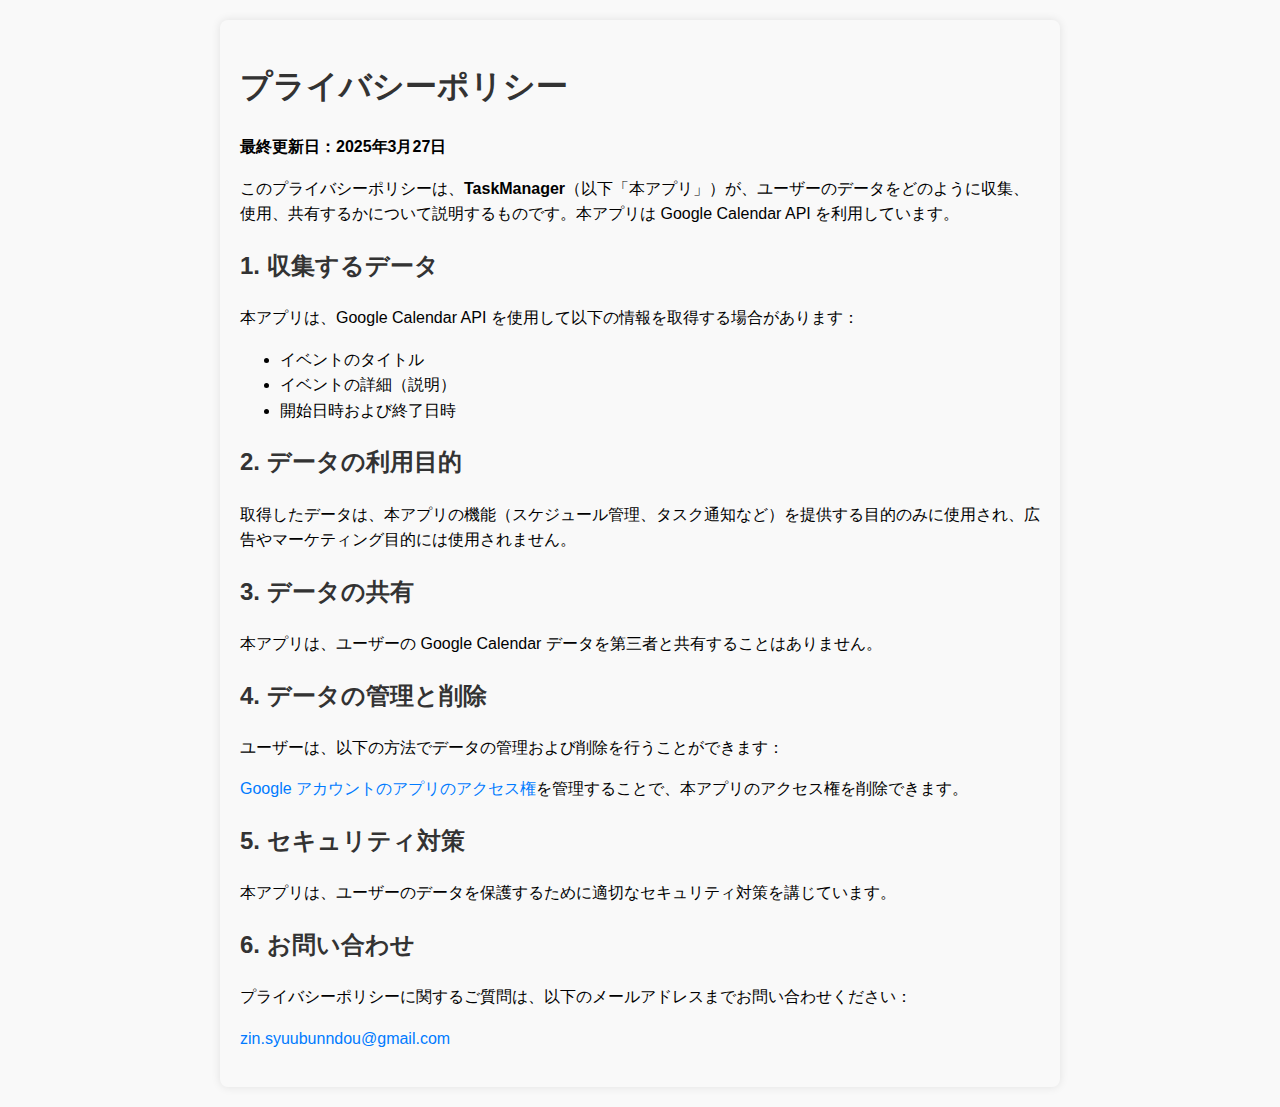
<file: privacy-policy.html>
<!DOCTYPE html>
<html lang="ja">
<head>
    <meta charset="UTF-8">
    <meta name="viewport" content="width=device-width, initial-scale=1.0">
    <title>プライバシーポリシー | TaskManager</title>
    <style>
        body {
            font-family: Arial, sans-serif;
            line-height: 1.6;
            max-width: 800px;
            margin: 20px auto;
            padding: 20px;
            background-color: #f9f9f9;
            border-radius: 8px;
            box-shadow: 0 0 10px rgba(0, 0, 0, 0.1);
        }
        h1, h2 {
            color: #333;
        }
        a {
            color: #007BFF;
            text-decoration: none;
        }
        a:hover {
            text-decoration: underline;
        }
    </style>
</head>
<body>
    <h1>プライバシーポリシー</h1>
    <p><strong>最終更新日：2025年3月27日</strong></p>
    <p>このプライバシーポリシーは、<strong>TaskManager</strong>（以下「本アプリ」）が、ユーザーのデータをどのように収集、使用、共有するかについて説明するものです。本アプリは Google Calendar API を利用しています。</p>
    
    <h2>1. 収集するデータ</h2>
    <p>本アプリは、Google Calendar API を使用して以下の情報を取得する場合があります：</p>
    <ul>
        <li>イベントのタイトル</li>
        <li>イベントの詳細（説明）</li>
        <li>開始日時および終了日時</li>
    </ul>
    
    <h2>2. データの利用目的</h2>
    <p>取得したデータは、本アプリの機能（スケジュール管理、タスク通知など）を提供する目的のみに使用され、広告やマーケティング目的には使用されません。</p>
    
    <h2>3. データの共有</h2>
    <p>本アプリは、ユーザーの Google Calendar データを第三者と共有することはありません。</p>
    
    <h2>4. データの管理と削除</h2>
    <p>ユーザーは、以下の方法でデータの管理および削除を行うことができます：</p>
    <p><a href="https://myaccount.google.com/permissions" target="_blank">Google アカウントのアプリのアクセス権</a>を管理することで、本アプリのアクセス権を削除できます。</p>
    
    <h2>5. セキュリティ対策</h2>
    <p>本アプリは、ユーザーのデータを保護するために適切なセキュリティ対策を講じています。</p>
    
    <h2>6. お問い合わせ</h2>
    <p>プライバシーポリシーに関するご質問は、以下のメールアドレスまでお問い合わせください：</p>
    <p><a href="mailto:zin.syuubunndou@gmail.com">zin.syuubunndou@gmail.com</a></p>
</body>
</html>
</file>
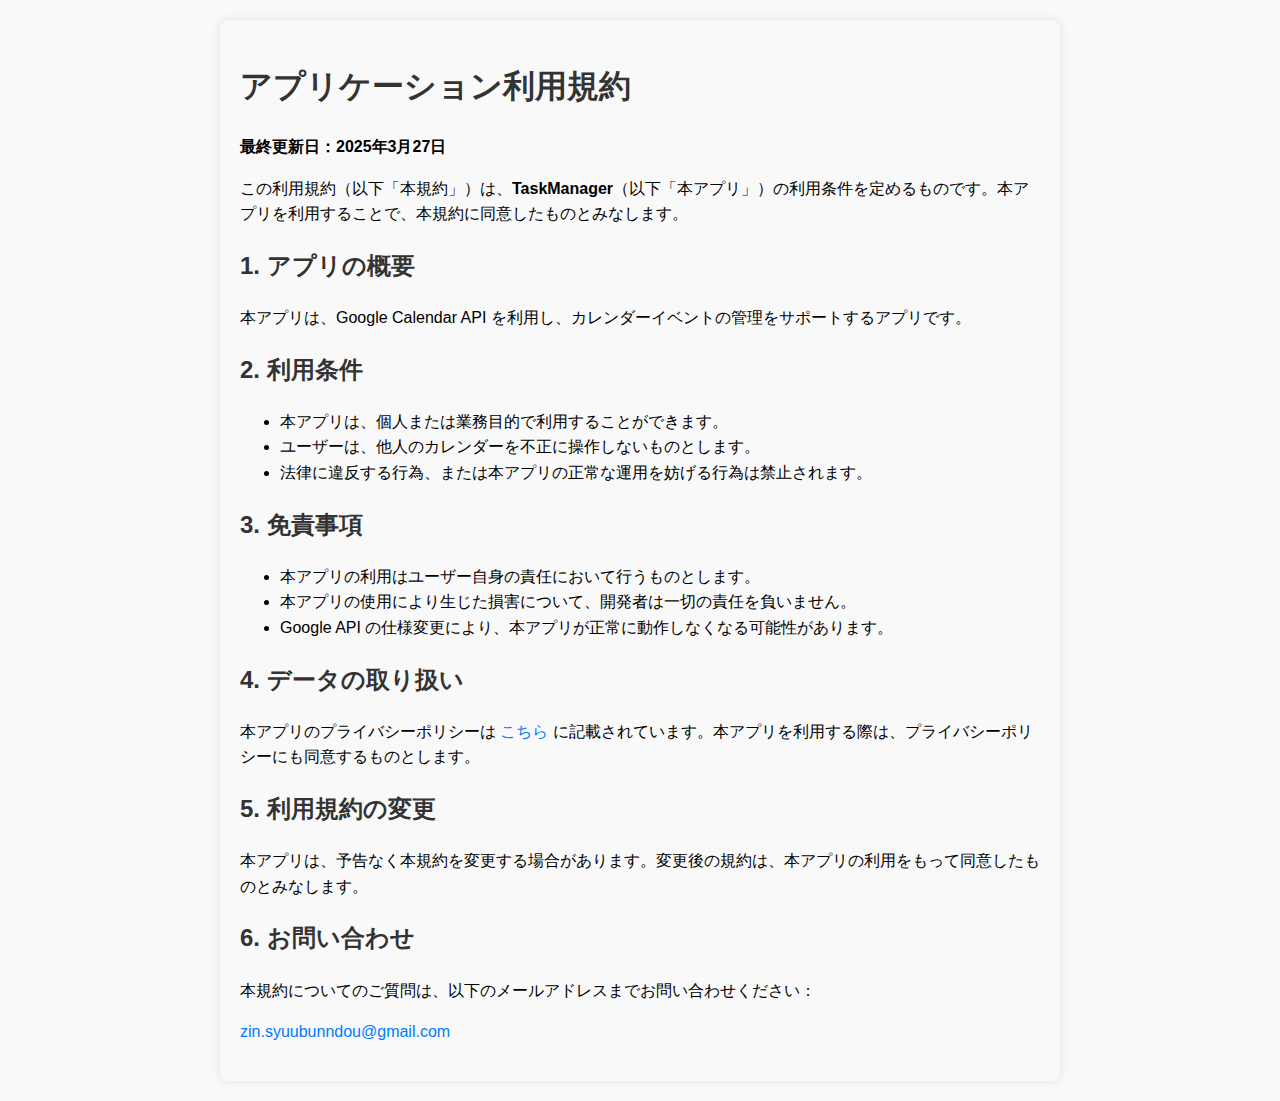
<file: term-and-use.html>
<!DOCTYPE html>
<html lang="ja">
<head>
    <meta charset="UTF-8">
    <meta name="viewport" content="width=device-width, initial-scale=1.0">
    <title>アプリケーション利用規約 | TaskManager</title>
    <style>
        body {
            font-family: Arial, sans-serif;
            line-height: 1.6;
            max-width: 800px;
            margin: 20px auto;
            padding: 20px;
            background-color: #f9f9f9;
            border-radius: 8px;
            box-shadow: 0 0 10px rgba(0, 0, 0, 0.1);
        }
        h1, h2 {
            color: #333;
        }
        a {
            color: #007BFF;
            text-decoration: none;
        }
        a:hover {
            text-decoration: underline;
        }
    </style>
</head>
<body>
    <h1>アプリケーション利用規約</h1>
    <p><strong>最終更新日：2025年3月27日</strong></p>
    <p>この利用規約（以下「本規約」）は、<strong>TaskManager</strong>（以下「本アプリ」）の利用条件を定めるものです。本アプリを利用することで、本規約に同意したものとみなします。</p>
    
    <h2>1. アプリの概要</h2>
    <p>本アプリは、Google Calendar API を利用し、カレンダーイベントの管理をサポートするアプリです。</p>
    
    <h2>2. 利用条件</h2>
    <ul>
        <li>本アプリは、個人または業務目的で利用することができます。</li>
        <li>ユーザーは、他人のカレンダーを不正に操作しないものとします。</li>
        <li>法律に違反する行為、または本アプリの正常な運用を妨げる行為は禁止されます。</li>
    </ul>
    
    <h2>3. 免責事項</h2>
    <ul>
        <li>本アプリの利用はユーザー自身の責任において行うものとします。</li>
        <li>本アプリの使用により生じた損害について、開発者は一切の責任を負いません。</li>
        <li>Google API の仕様変更により、本アプリが正常に動作しなくなる可能性があります。</li>
    </ul>
    
    <h2>4. データの取り扱い</h2>
    <p>本アプリのプライバシーポリシーは <a href="privacy-policy.html">こちら</a> に記載されています。本アプリを利用する際は、プライバシーポリシーにも同意するものとします。</p>
    
    <h2>5. 利用規約の変更</h2>
    <p>本アプリは、予告なく本規約を変更する場合があります。変更後の規約は、本アプリの利用をもって同意したものとみなします。</p>
    
    <h2>6. お問い合わせ</h2>
    <p>本規約についてのご質問は、以下のメールアドレスまでお問い合わせください：</p>
    <p><a href="mailto:zin.syuubunndou@gmail.com">zin.syuubunndou@gmail.com</a></p>
</body>
</html>
</file>
